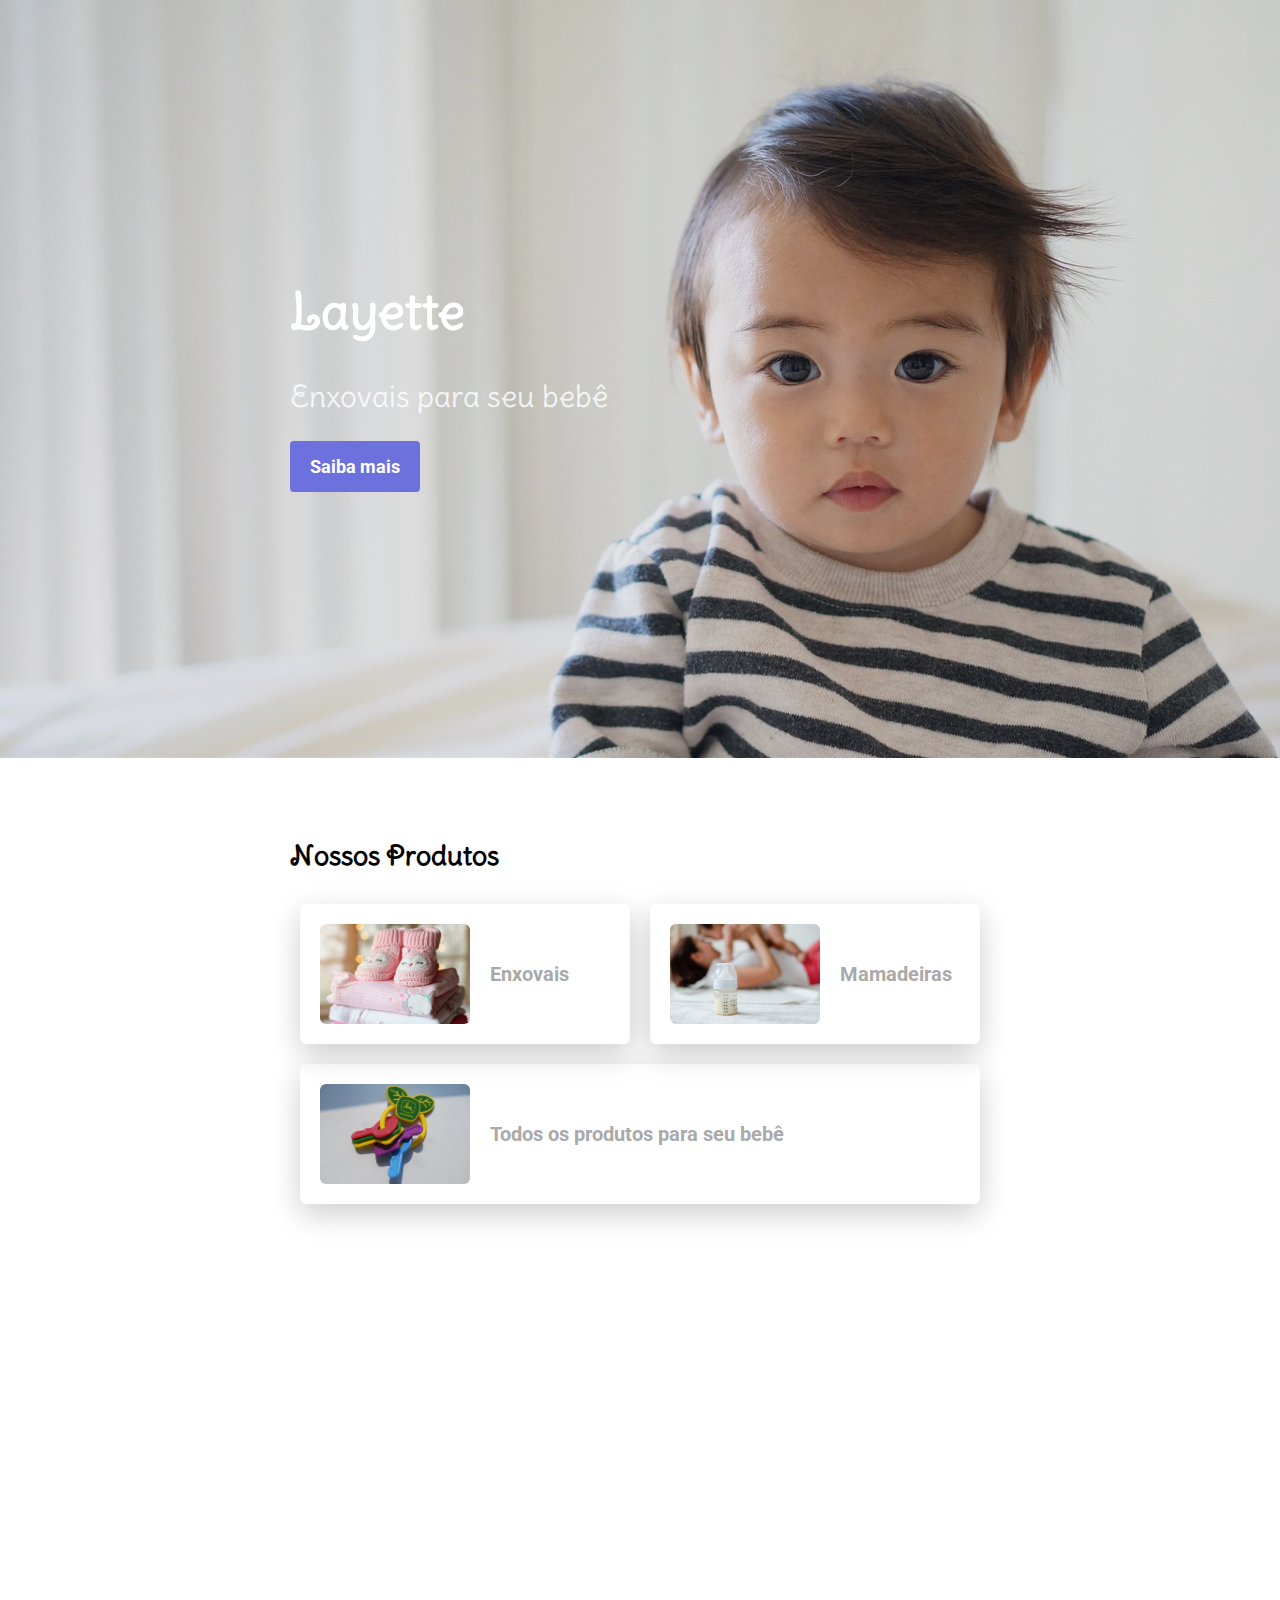
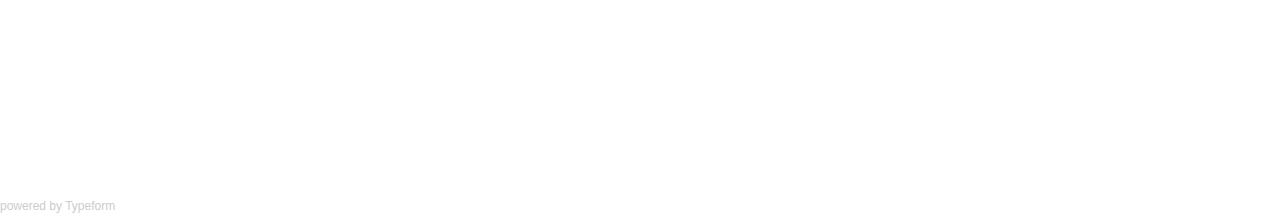
<file: index.html>
<!DOCTYPE html>
<html>
  <head>
      <title>Ma Layette - Enxovais para seu bebê</title>
      <meta charset="utf-8">
      <link rel="stylesheet" href="css/style.css">
  </head>
  <body>

    <div class="banner">
      <div class="container">
        <h1>Layette</h1>
        <h2>Enxovais para seu bebê</h2>
        <a href="#saiba-mais" class="btn-blue">Saiba mais</a>
      </div>
    </div>

    <div class="container">

      <h2>Nossos Produtos</h2>

      <div class="cards">
        <div class="card">
          <img src="images/roupas.jpg" alt="roupas bebê">
          <h3>Enxovais</h3>
        </div>
        <div class="card">
          <img src="images/bebe_mamadeira2.jpg" alt="mamadeira bebê">
          <h3>Mamadeiras</h3>
        </div>
         <div class="card">
          <img src="images/bebe_mordedor.jpg" alt="mordedor bebê">
          <h3>Todos os produtos para seu bebê</h3>
        </div>
      </div>
      </div>

      <div id="saiba-mais">



<div class="typeform-widget" data-url="https://fernandotakai.typeform.com/to/kMhNoX" style="width: 100%; height: 500px;"></div> <script> (function() { var qs,js,q,s,d=document, gi=d.getElementById, ce=d.createElement, gt=d.getElementsByTagName, id="typef_orm", b="https://embed.typeform.com/"; if(!gi.call(d,id)) { js=ce.call(d,"script"); js.id=id; js.src=b+"embed.js"; q=gt.call(d,"script")[0]; q.parentNode.insertBefore(js,q) } })() </script> <div style="font-family: Sans-Serif;font-size: 12px;color: #999;opacity: 0.5; padding-top: 5px;"> powered by <a href="https://admin.typeform.com/signup?utm_campaign=kMhNoX&utm_source=typeform.com-14180593-Basic&utm_medium=typeform&utm_content=typeform-embedded-poweredbytypeform&utm_term=EN" style="color: #999" target="_blank">Typeform</a> </div>

    </div>

      </body>
</html>
</file>
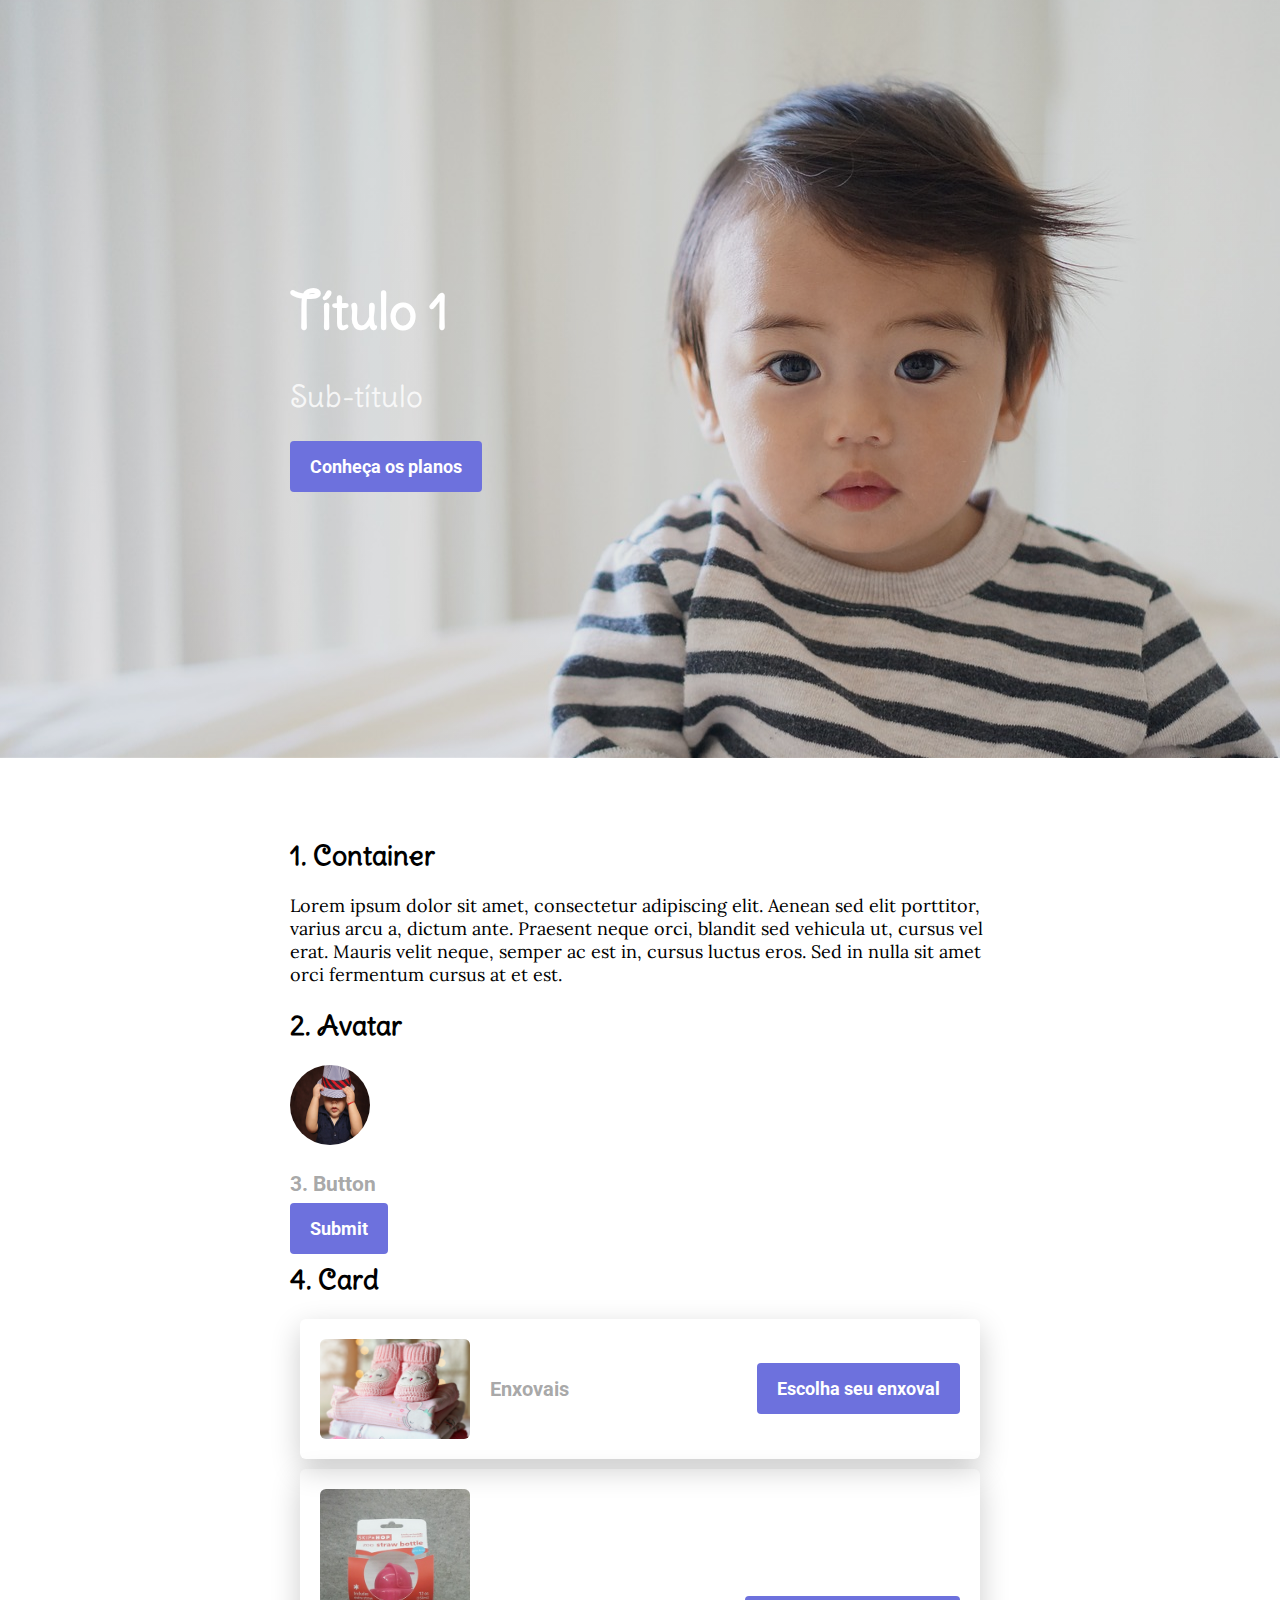
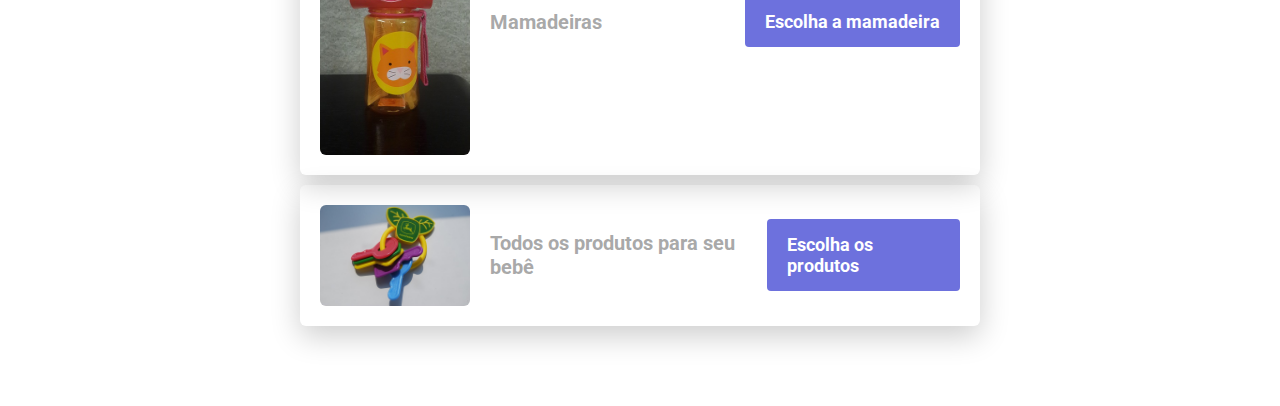
<file: index_flex wrap.html>
<!DOCTYPE html>
<html>
  <head>
      <title>Ma Layette</title>
      <meta charset="utf-8">
      <link rel="stylesheet" href="css/style.css">
  </head>
  <body>

    <div class="banner">
      <div class="container">
        <h1>Título 1</h1>
        <h2>Sub-título</h2>
        <a href="#" class="btn-blue">Conheça os planos</a>
      </div>
    </div>

    <div class="container">

      <h2>1. Container</h2>
      <p>Lorem ipsum dolor sit amet, consectetur adipiscing elit. Aenean sed elit porttitor, varius arcu a, dictum ante. Praesent neque orci, blandit sed vehicula ut, cursus vel erat. Mauris velit neque, semper ac est in, cursus luctus eros. Sed in nulla sit amet orci fermentum cursus at et est.</p>

      <h2>2. Avatar</h2>
      <img class="avatar" src="images/bebe_chapeu_med.jpg" alt="avatar bebê">

      <h3>3. Button</h3>
      <a href="#" class="btn-blue">Submit</a>

      <h2>4. Card</h2>

      <div class="card">
        <img src="images/roupas.jpg" alt="roupas bebê">
        <h3>Enxovais</h3>
        <a href="#" class="btn-blue">Escolha seu enxoval</a>
      </div>

      <div class="card">
        <img src="images/bebe_mamadeira.jpg" alt="mamadeira bebê">
        <h3>Mamadeiras</h3>
        <a href="#" class="btn-blue">Escolha a mamadeira</a>
      </div>

       <div class="card">
        <img src="images/bebe_mordedor.jpg" alt="mordedor bebê">
        <h3>Todos os produtos para seu bebê</h3>
        <a href="#" class="btn-blue">Escolha os produtos</a>
      </div>

      </div>
    </div>
  </body>
</html>
</file>
<file: css/style.css>
@import url("https://fonts.googleapis.com/css?family=Delius+Swash+Caps|Lora|Roboto");

@import url("components/container.css");
@import url("components/avatar.css");
@import url("components/button.css");
@import url("components/banner.css");
@import url("components/card.css");

body {
  font-family: 'Lora', serif;
  font-size: 18px;
  margin: 0px;

}
h1, {
  font-family: 'Delius Swash Caps', cursive;
  font-weight: bold;

}
a {
  text-decoration: none;
}
h2 {
  font-family: 'Delius Swash Caps', cursive;

}
a {
  text-decoration: none;
}
h3 {
  font-family: 'Roboto', sans-serif;
  font-weight: bold;
  color: rgba(130,130,130,0.7);

}
a {
  text-decoration: none;
}
</file>
